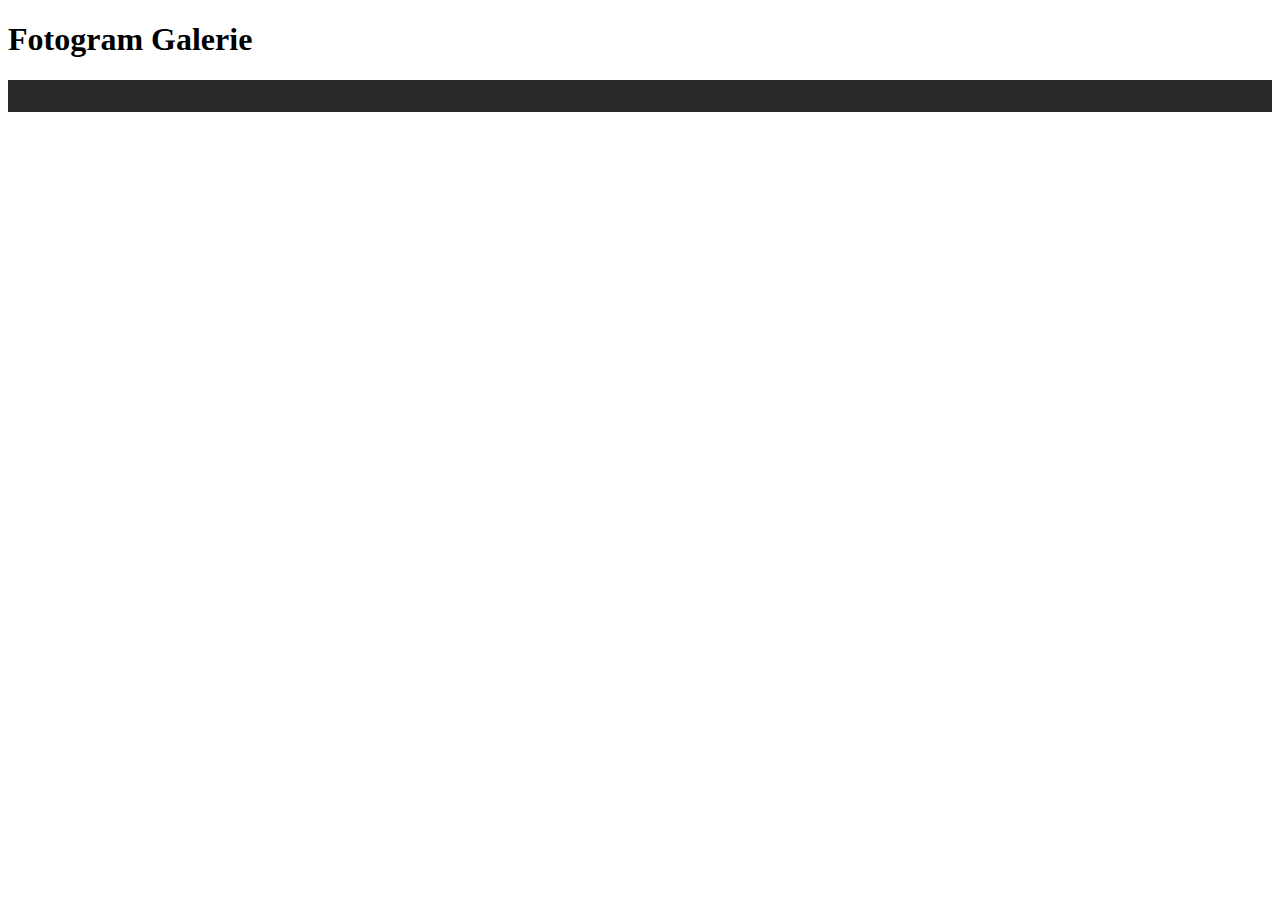
<file: index.html>
<!DOCTYPE html>
<html lang="de">
<head>
  <meta charset="UTF-8">
  <meta name="viewport" content="width=device-width, initial-scale=1.0">
  <title>Fotogram Galerie</title>

  <script src="./script.js"></script>
  <style>
    .single_element{
      color: white;
      font-size: 12px;
      padding: 16px;
      background-color: rgb(40, 39, 42);
    }
  </style>
</head>
<body onload="init()">
  <!-- Page header -->
  <header>
   <h1>Fotogram Galerie</h1>
   <div class="single_element">

   </div> 
  </header>
  <!-- Main content -->
  <main>
    <section>
      
    </section>
  </main>
  <!-- Page footer -->
  <footer>
    
  </footer>
</body>
</html>
</file>
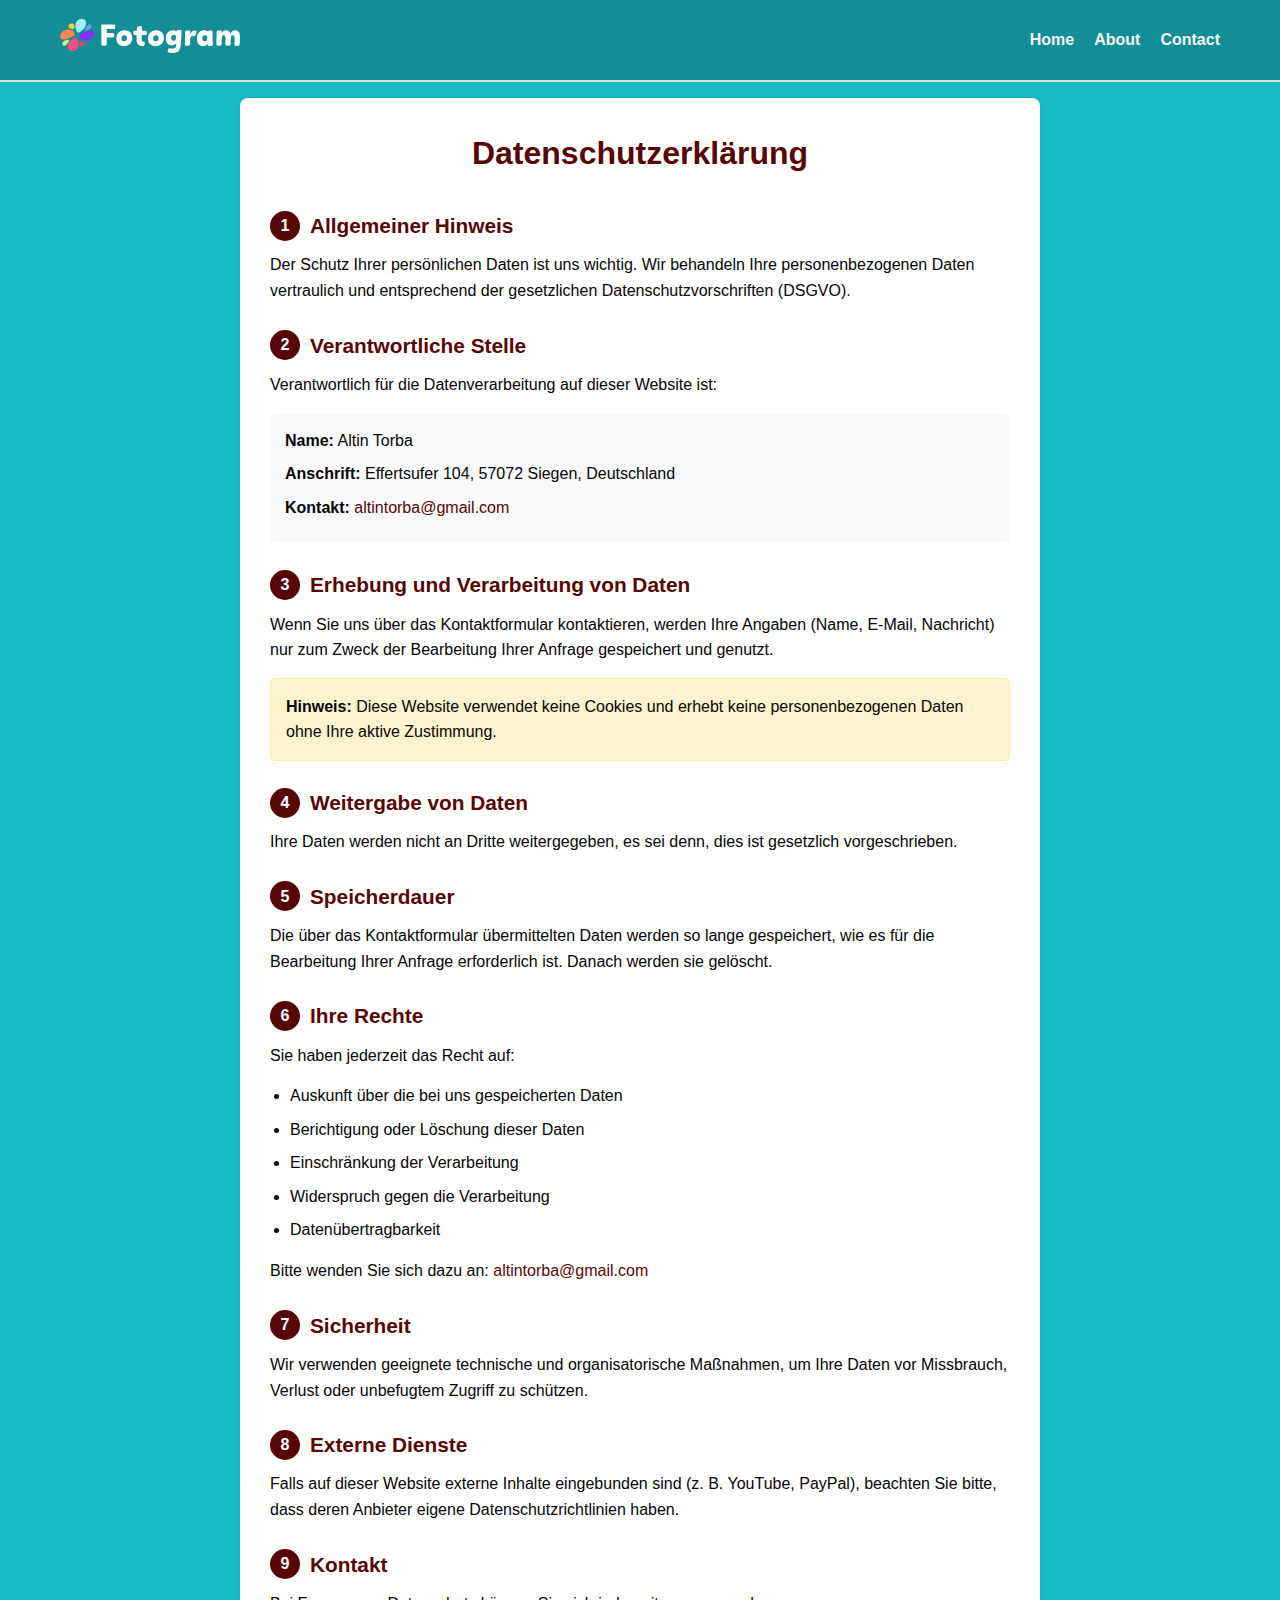
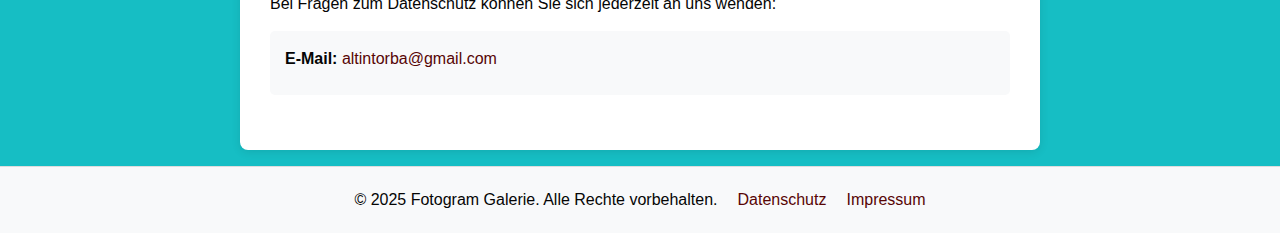
<file: datenschutz.html>
<!DOCTYPE html>
<html lang="de">
<head>
  <meta charset="UTF-8">
  <meta name="viewport" content="width=device-width, initial-scale=1.0">
  <title>Datenschutz - Fotogram Galerie</title>

  <!-- SVG für moderne Browser -->
  <link rel="icon" href="./imgs/favicon/favicon.svg" type="image/svg+xml">

  <!-- PNG als Fallback -->
  <link rel="icon" href="./imgs/favicon/favicon.png" type="image/png" sizes="32x32">
  
  <link rel="stylesheet" href="./datenschutz.css">
</head>
<body>
  <header class="page-header">
    <div class="top-bar">
      <a href="index.html" class="logo-link">
        <img src="./imgs/logo/Fotogram_Logo.svg" class="logo" alt="Fotogram Logo - Zur Startseite">
      </a>
      <nav>
        <ul class="nav-links">
          <li><a href="index.html">Home</a></li>
          <li><a href="index.html#about">About</a></li>
          <li><a href="index.html#contact">Contact</a></li>
        </ul>
      </nav>
    </div>
  </header>

  <main>
    <div class="privacy-container">
      <h1 class="privacy-title">Datenschutzerklärung</h1>
      
      <div class="privacy-section">
        <h2 class="section-title">
          <span class="section-number">1</span>
          Allgemeiner Hinweis
        </h2>
        <p>Der Schutz Ihrer persönlichen Daten ist uns wichtig. Wir behandeln Ihre personenbezogenen Daten vertraulich und entsprechend der gesetzlichen Datenschutzvorschriften (DSGVO).</p>
      </div>

      <div class="privacy-section">
        <h2 class="section-title">
          <span class="section-number">2</span>
          Verantwortliche Stelle
        </h2>
        <p>Verantwortlich für die Datenverarbeitung auf dieser Website ist:</p>
        <div class="contact-info">
          <div class="contact-item">
            <strong>Name:</strong> Altin Torba
          </div>
          <div class="contact-item">
            <strong>Anschrift:</strong> Effertsufer 104, 57072 Siegen, Deutschland
          </div>
          <div class="contact-item">
            <strong>Kontakt:</strong> 
            <a href="mailto:altintorba@gmail.com" class="email-link">altintorba@gmail.com</a>
          </div>
        </div>
      </div>

      <div class="privacy-section">
        <h2 class="section-title">
          <span class="section-number">3</span>
          Erhebung und Verarbeitung von Daten
        </h2>
        <p>Wenn Sie uns über das Kontaktformular kontaktieren, werden Ihre Angaben (Name, E-Mail, Nachricht) nur zum Zweck der Bearbeitung Ihrer Anfrage gespeichert und genutzt.</p>
        <div class="highlight-box">
          <strong>Hinweis:</strong> Diese Website verwendet keine Cookies und erhebt keine personenbezogenen Daten ohne Ihre aktive Zustimmung.
        </div>
      </div>

      <div class="privacy-section">
        <h2 class="section-title">
          <span class="section-number">4</span>
          Weitergabe von Daten
        </h2>
        <p>Ihre Daten werden nicht an Dritte weitergegeben, es sei denn, dies ist gesetzlich vorgeschrieben.</p>
      </div>

      <div class="privacy-section">
        <h2 class="section-title">
          <span class="section-number">5</span>
          Speicherdauer
        </h2>
        <p>Die über das Kontaktformular übermittelten Daten werden so lange gespeichert, wie es für die Bearbeitung Ihrer Anfrage erforderlich ist. Danach werden sie gelöscht.</p>
      </div>

      <div class="privacy-section">
        <h2 class="section-title">
          <span class="section-number">6</span>
          Ihre Rechte
        </h2>
        <p>Sie haben jederzeit das Recht auf:</p>
        <ul class="rights-list">
          <li>Auskunft über die bei uns gespeicherten Daten</li>
          <li>Berichtigung oder Löschung dieser Daten</li>
          <li>Einschränkung der Verarbeitung</li>
          <li>Widerspruch gegen die Verarbeitung</li>
          <li>Datenübertragbarkeit</li>
        </ul>
        <p>Bitte wenden Sie sich dazu an: 
          <a href="mailto:altintorba@gmail.com" class="email-link">altintorba@gmail.com</a>
        </p>
      </div>

      <div class="privacy-section">
        <h2 class="section-title">
          <span class="section-number">7</span>
          Sicherheit
        </h2>
        <p>Wir verwenden geeignete technische und organisatorische Maßnahmen, um Ihre Daten vor Missbrauch, Verlust oder unbefugtem Zugriff zu schützen.</p>
      </div>

      <div class="privacy-section">
        <h2 class="section-title">
          <span class="section-number">8</span>
          Externe Dienste
        </h2>
        <p>Falls auf dieser Website externe Inhalte eingebunden sind (z. B. YouTube, PayPal), beachten Sie bitte, dass deren Anbieter eigene Datenschutzrichtlinien haben.</p>
      </div>

      <div class="privacy-section">
        <h2 class="section-title">
          <span class="section-number">9</span>
          Kontakt
        </h2>
        <p>Bei Fragen zum Datenschutz können Sie sich jederzeit an uns wenden:</p>
        <div class="contact-info">
          <div class="contact-item">
            <strong>E-Mail:</strong> 
            <a href="mailto:altintorba@gmail.com" class="email-link">altintorba@gmail.com</a>
          </div>
        </div>
      </div>
    </div>
  </main>

  <footer class="page-footer">
    <p>&copy; 2025 Fotogram Galerie. Alle Rechte vorbehalten.</p>
    <a href="datenschutz.html">Datenschutz</a>
    <a href="impressum.html">Impressum</a>
  </footer>
</body>
</html>
</file>
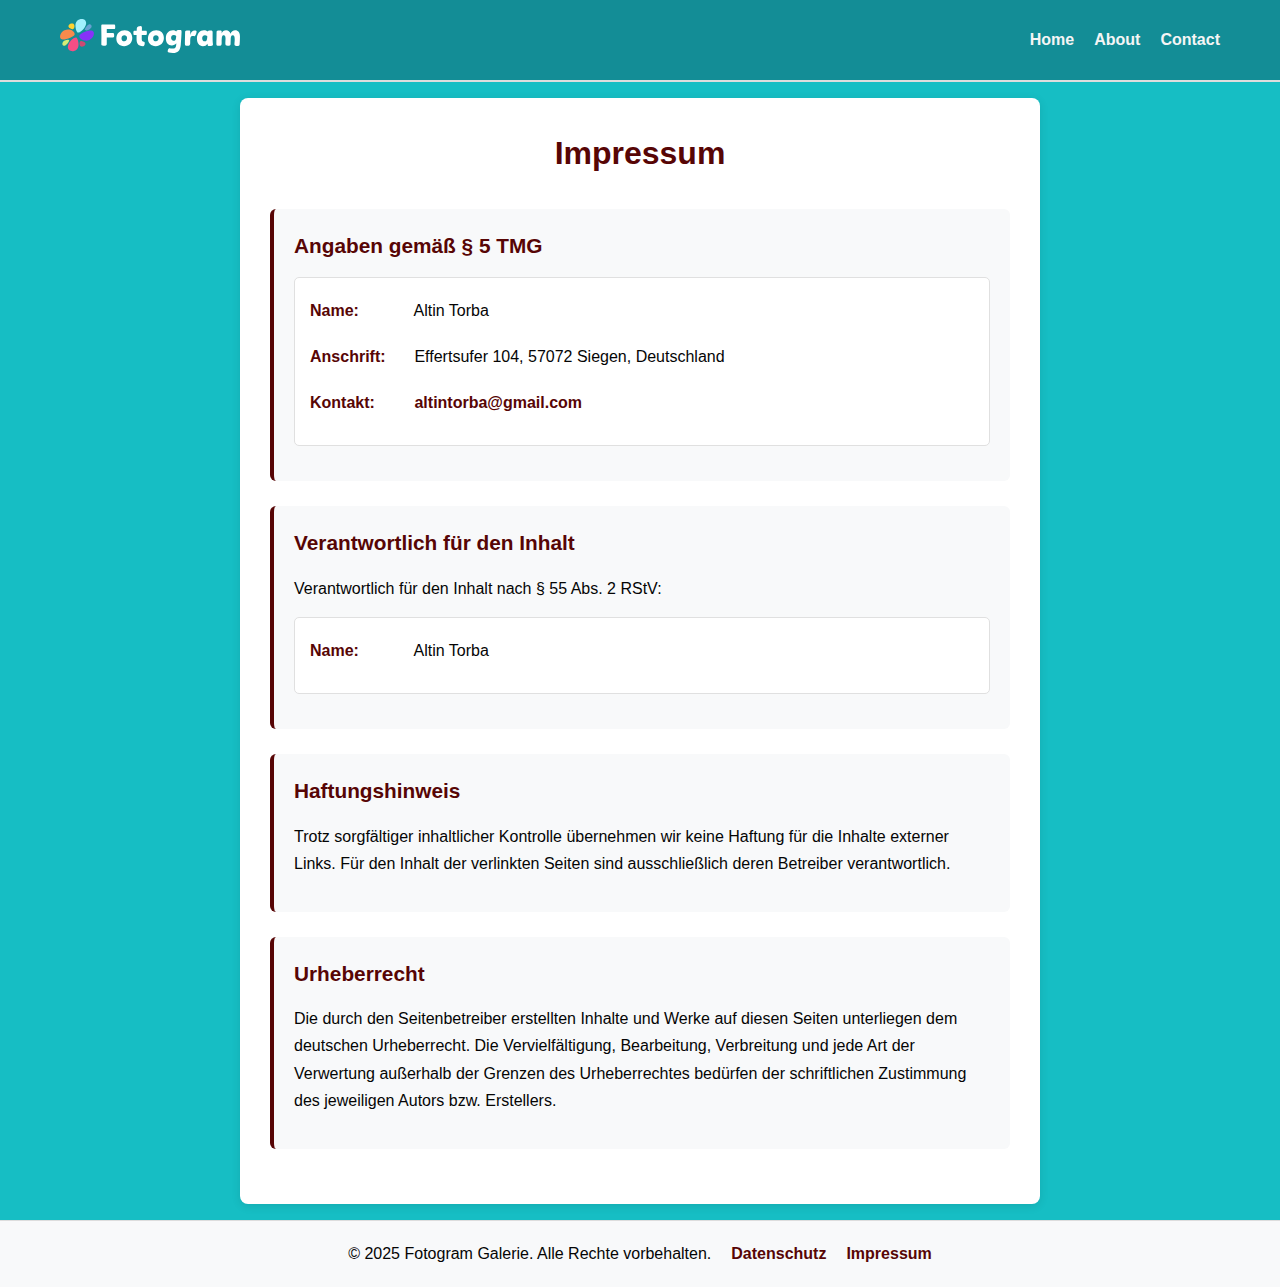
<file: impressum.html>
<!DOCTYPE html>
<html lang="de">
<head>
  <meta charset="UTF-8">
  <meta name="viewport" content="width=device-width, initial-scale=1.0">
  <title>Impressum - Fotogram Galerie</title>

  <!-- SVG für moderne Browser -->
  <link rel="icon" href="./imgs/favicon/favicon.svg" type="image/svg+xml">

  <!-- PNG als Fallback -->
  <link rel="icon" href="./imgs/favicon/favicon.png" type="image/png" sizes="32x32">
  
  <link rel="stylesheet" href="./impressum.css">
</head>
<body>
  <header class="page-header">
    <div class="top-bar">
      <a href="index.html" class="logo-link">
        <img src="./imgs/logo/Fotogram_Logo.svg" class="logo" alt="Fotogram Logo - Zur Startseite">
      </a>
      <nav>
        <ul class="nav-links">
          <li><a href="index.html">Home</a></li>
          <li><a href="index.html#about">About</a></li>
          <li><a href="index.html#contact">Contact</a></li>
        </ul>
      </nav>
    </div>
  </header>

  <main>
    <div class="impressum-container">
      <h1 class="impressum-title">Impressum</h1>
      
      <div class="impressum-section">
        <h2 class="section-title">Angaben gemäß § 5 TMG</h2>
        <div class="contact-info">
          <div class="contact-item">
            <strong>Name:</strong> Altin Torba
          </div>
          <div class="contact-item">
            <strong>Anschrift:</strong> Effertsufer 104, 57072 Siegen, Deutschland
          </div>
          <div class="contact-item">
            <strong>Kontakt:</strong> 
            <a href="mailto:altintorba@gmail.com" class="email-link">altintorba@gmail.com</a>
          </div>
        </div>
      </div>

      <div class="impressum-section">
        <h2 class="section-title">Verantwortlich für den Inhalt</h2>
        <p>Verantwortlich für den Inhalt nach § 55 Abs. 2 RStV:</p>
        <div class="contact-info">
          <div class="contact-item">
            <strong>Name:</strong> Altin Torba
          </div>
        </div>
      </div>

      <div class="impressum-section">
        <h2 class="section-title">Haftungshinweis</h2>
        <p>Trotz sorgfältiger inhaltlicher Kontrolle übernehmen wir keine Haftung für die Inhalte externer Links. Für den Inhalt der verlinkten Seiten sind ausschließlich deren Betreiber verantwortlich.</p>
      </div>

      <div class="impressum-section">
        <h2 class="section-title">Urheberrecht</h2>
        <p>Die durch den Seitenbetreiber erstellten Inhalte und Werke auf diesen Seiten unterliegen dem deutschen Urheberrecht. Die Vervielfältigung, Bearbeitung, Verbreitung und jede Art der Verwertung außerhalb der Grenzen des Urheberrechtes bedürfen der schriftlichen Zustimmung des jeweiligen Autors bzw. Erstellers.</p>
      </div>
    </div>
  </main>

  <footer class="page-footer">
    <p>&copy; 2025 Fotogram Galerie. Alle Rechte vorbehalten.</p>
    <a href="datenschutz.html">Datenschutz</a>
    <a href="impressum.html">Impressum</a>
  </footer>
</body>
</html>
</file>
<file: datenschutz.css>
* {
  margin: 0;
  padding: 0;
  box-sizing: border-box;
  scroll-behavior: smooth;
}

body {
  display: flex;
  flex-direction: column;
  min-height: 100vh;
  margin: 0;
  font-family: "figtree", Arial, sans-serif;
  background: rgb(22, 190, 196);
  color: rgb(5, 5, 5);
  line-height: 1.6;
}

.page-header {
  padding: 10px 20px;
  background: #0c011342;
  border-bottom: 2px solid #ddd;
}

.top-bar {
  display: flex;
  justify-content: space-between;
  align-items: center;
  height: 60px;
  max-width: 1200px; 
  margin: 0 auto;
  padding: 0 20px;
}

.logo {
  width: 180px;
  height: auto;
  flex-shrink: 0;
}

.logo-link {
  display: inline-block;
  text-decoration: none;
}

.logo-link:hover .logo {
  opacity: 0.8;
  transform: scale(1.05);
  transition: all 0.3s ease;
}

.nav-links {
  list-style: none;
  display: flex;
  gap: 20px;
  margin: 0;
  padding: 0;
  align-items: center;
}

.nav-links a {
  text-decoration: none;
  color: whitesmoke;
  font-weight: 600;
  padding: 8px 0;
  position: relative;
  transition: color 0.3s ease;
}

.nav-links a:hover {
  color: #ffd700;
}

main {
  flex: 1; 
  padding: 16px;
  min-height: 70vh;
}

.privacy-container {
  background: white;
  border-radius: 8px;
  padding: 30px;
  max-width: 800px;
  margin: 0 auto;
  box-shadow: 0 2px 10px rgba(0,0,0,0.1);
}

.privacy-title {
  text-align: center;
  color: #570505;
  font-size: 2rem;
  margin-bottom: 30px;
}

.privacy-section {
  margin-bottom: 25px;
}

.section-title {
  color: #570505;
  font-size: 1.3rem;
  margin-bottom: 10px;
  display: flex;
  align-items: center;
  gap: 10px;
}

.section-number {
  background: #570505;
  color: white;
  width: 30px;
  height: 30px;
  border-radius: 50%;
  display: flex;
  align-items: center;
  justify-content: center;
  font-size: 1rem;
}

.privacy-section p {
  margin-bottom: 15px;
}

.contact-info {
  background: #f8f9fa;
  padding: 15px;
  border-radius: 5px;
  margin: 15px 0;
}

.contact-item {
  margin-bottom: 8px;
}

.email-link {
  color: #570505;
  text-decoration: none;
}

.email-link:hover {
  text-decoration: underline;
}

.highlight-box {
  background: #fff3cd;
  border: 1px solid #ffeaa7;
  border-radius: 5px;
  padding: 15px;
  margin: 15px 0;
}

.rights-list {
  margin: 15px 0;
  padding-left: 20px;
}

.rights-list li {
  margin-bottom: 8px;
}

.page-footer {
  display: flex;
  justify-content: center;
  align-items: center;
  padding: 20px 32px;
  background: #f8f9fa;
  gap: 20px;
  border-top: 1px solid #ddd;
  margin-top: auto; 
}

.page-footer a {
  text-decoration: none;
  color: #570505;
}

.page-footer a:hover {
  text-decoration: underline;
}

@media (max-width: 768px) {
  .top-bar {
    flex-direction: column;
    height: auto;
    gap: 15px;
  }
  
  .privacy-container {
    padding: 20px;
    margin: 10px;
  }
  
  .privacy-title {
    font-size: 1.7rem;
  }
  
  .section-title {
    font-size: 1.2rem;
  }
  
  .page-footer {
    flex-direction: column;
    gap: 10px;
  }
}

@media (max-width: 480px) {
  .page-header {
    padding: 10px 15px;
  }
  
  main {
    padding: 10px;
  }
  
  .privacy-container {
    padding: 15px;
  }
  
  .privacy-title {
    font-size: 1.5rem;
  }
  
  .section-title {
    font-size: 1.1rem;
    flex-direction: column;
    align-items: flex-start;
    gap: 5px;
  }
  
  .nav-links {
    flex-direction: column;
    gap: 10px;
    text-align: center;
  }
  
  .contact-item strong {
    display: block;
    margin-bottom: 2px;
  }
}

@media (max-width: 465px) {
  .page-footer p {
    display: flex;
    flex-direction: column;
    align-items: center;
    text-align: center;
    gap: 5px;
  }
  
  .page-footer p::before {
    content: "© 2025 Fotogram Galerie.";
  }
  
  .page-footer p::after {
    content: "Alle Rechte vorbehalten.";
  }
  
  .page-footer p {
    font-size: 0;
  }
  
  .page-footer p::before,
  .page-footer p::after {
    font-size: 16px; 
  }
}

@media (max-width: 360px) {
  .impressum-container {
    padding: 15px 10px;
  }
  
  .impressum-title {
    font-size: 1.4rem;
  }
  
  .impressum-section {
    padding: 12px;
  }

  .main h1 {
    font-size: 1rem;
  }

  .privacy-title {
    font-size: 1.4rem;
  }
  
  .contact-item strong {
    min-width: 70px;
    font-size: 0.9rem;
  }
}
</file>
<file: impressum.css>
* {
  margin: 0;
  padding: 0;
  box-sizing: border-box;
}

body {
  display: flex;
  flex-direction: column;
  min-height: 100vh;
  margin: 0;
  font-family: "figtree", Arial, sans-serif;
  background: rgb(22, 190, 196);
  color: rgb(5, 5, 5);
  line-height: 1.6;
}

.page-header {
  padding: 10px 20px;
  background: #0c011342;
  border-bottom: 2px solid #ddd;
}

.top-bar {
  display: flex;
  justify-content: space-between;
  align-items: center;
  height: 60px;
  max-width: 1200px; 
  margin: 0 auto;
  padding: 0 20px;
}

.logo {
  width: 180px;
  height: auto;
  flex-shrink: 0;
}

.logo-link {
  display: inline-block;
  text-decoration: none;
}

.logo-link:hover .logo {
  opacity: 0.8;
  transform: scale(1.05);
  transition: all 0.3s ease;
}

.nav-links {
  list-style: none;
  display: flex;
  gap: 20px;
  margin: 0;
  padding: 0;
  align-items: center;
}

.nav-links a {
  text-decoration: none;
  color: whitesmoke;
  font-weight: 600;
  padding: 8px 0;
  position: relative;
  transition: color 0.3s ease;
}

.nav-links a:hover {
  color: #ffd700;
}

main {
  flex: 1; 
  padding: 16px;
  min-height: 70vh;
}


.impressum-container {
  background: white;
  border-radius: 8px;
  padding: 30px;
  max-width: 800px;
  margin: 0 auto;
  box-shadow: 0 2px 10px rgba(0,0,0,0.1);
}

.impressum-title {
  text-align: center;
  color: #570505;
  font-size: 2rem;
  margin-bottom: 30px;
}

.impressum-section {
  margin-bottom: 25px;
  padding: 20px;
  background: #f8f9fa;
  border-radius: 6px;
  border-left: 4px solid #570505;
}

.section-title {
  color: #570505;
  font-size: 1.3rem;
  margin-bottom: 15px;
}

.impressum-section p {
  margin-bottom: 15px;
  line-height: 1.7;
}

.contact-info {
  background: white;
  padding: 15px;
  border-radius: 5px;
  margin: 15px 0;
  border: 1px solid #e0e0e0;
}

.contact-item {
  margin-bottom: 10px;
  padding: 5px 0;
}

.contact-item strong {
  color: #570505;
  min-width: 100px;
  display: inline-block;
}

.email-link {
  color: #570505;
  text-decoration: none;
  font-weight: bold;
}

.email-link:hover {
  text-decoration: underline;
}

.page-footer {
  display: flex;
  justify-content: center;
  align-items: center;
  padding: 20px 32px;
  background: #f8f9fa;
  gap: 20px;
  border-top: 1px solid #ddd;
  margin-top: auto; 
}

.page-footer a {
  text-decoration: none;
  color: #570505;
  font-weight: bold;
}

.page-footer a:hover {
  text-decoration: underline;
}

.page-footer p {
  margin: 0;
  text-align: center;
}


@media (max-width: 768px) {
  .top-bar {
    flex-direction: column;
    height: auto;
    gap: 15px;
    padding: 10px 0;
  }
  
  .logo {
    width: 180px;
  }
  
  .nav-links {
    gap: 15px;
  }
  
  .impressum-container {
    padding: 25px;
    margin: 10px;
  }
  
  .impressum-title {
    font-size: 1.8rem;
    margin-bottom: 25px;
  }
  
  .impressum-section {
    padding: 18px;
    margin-bottom: 20px;
  }
  
  .section-title {
    font-size: 1.2rem;
  }
  
  .page-footer {
    flex-direction: column;
    gap: 15px;
    padding: 15px 20px;
  }
}

@media (max-width: 480px) {
  .page-header {
    padding: 10px 15px;
  }
  
  main {
    padding: 10px;
  }
  
  .impressum-container {
    padding: 20px 15px;
    margin: 5px;
  }
  
  .impressum-title {
    font-size: 1.6rem;
    margin-bottom: 20px;
  }
  
  .impressum-section {
    padding: 15px;
    margin-bottom: 18px;
  }
  
  .section-title {
    font-size: 1.1rem;
    margin-bottom: 12px;
  }
  
  .contact-info {
    padding: 12px;
  }
  
  .contact-item {
    margin-bottom: 8px;
  }
  
  .contact-item strong {
    min-width: 80px;
    display: block;
    margin-bottom: 2px;
  }
  
  .nav-links {
    flex-direction: column;
    gap: 10px;
    text-align: center;
  }
  
  .page-footer {
    padding: 15px;
    gap: 10px;
  }
  
  .page-footer p {
    font-size: 0.9rem;
  }
}

@media (max-width: 465px) {
  .page-footer p {
    display: flex;
    flex-direction: column;
    align-items: center;
    text-align: center;
    gap: 5px;
  }
  
  .page-footer p::before {
    content: "© 2025 Fotogram Galerie.";
  }
  
  .page-footer p::after {
    content: "Alle Rechte vorbehalten.";
  }
  
  .page-footer p {
    font-size: 0;
  }
  
  .page-footer p::before,
  .page-footer p::after {
    font-size: 16px; 
  }
}

@media (max-width: 360px) {
  .impressum-container {
    padding: 15px 10px;
  }
  
  .impressum-title {
    font-size: 1.4rem;
  }
  
  .impressum-section {
    padding: 12px;
  }
  
  .section-title {
    font-size: 1rem;
  }
  
  .contact-item strong {
    min-width: 70px;
    font-size: 0.9rem;
  }
}
</file>
